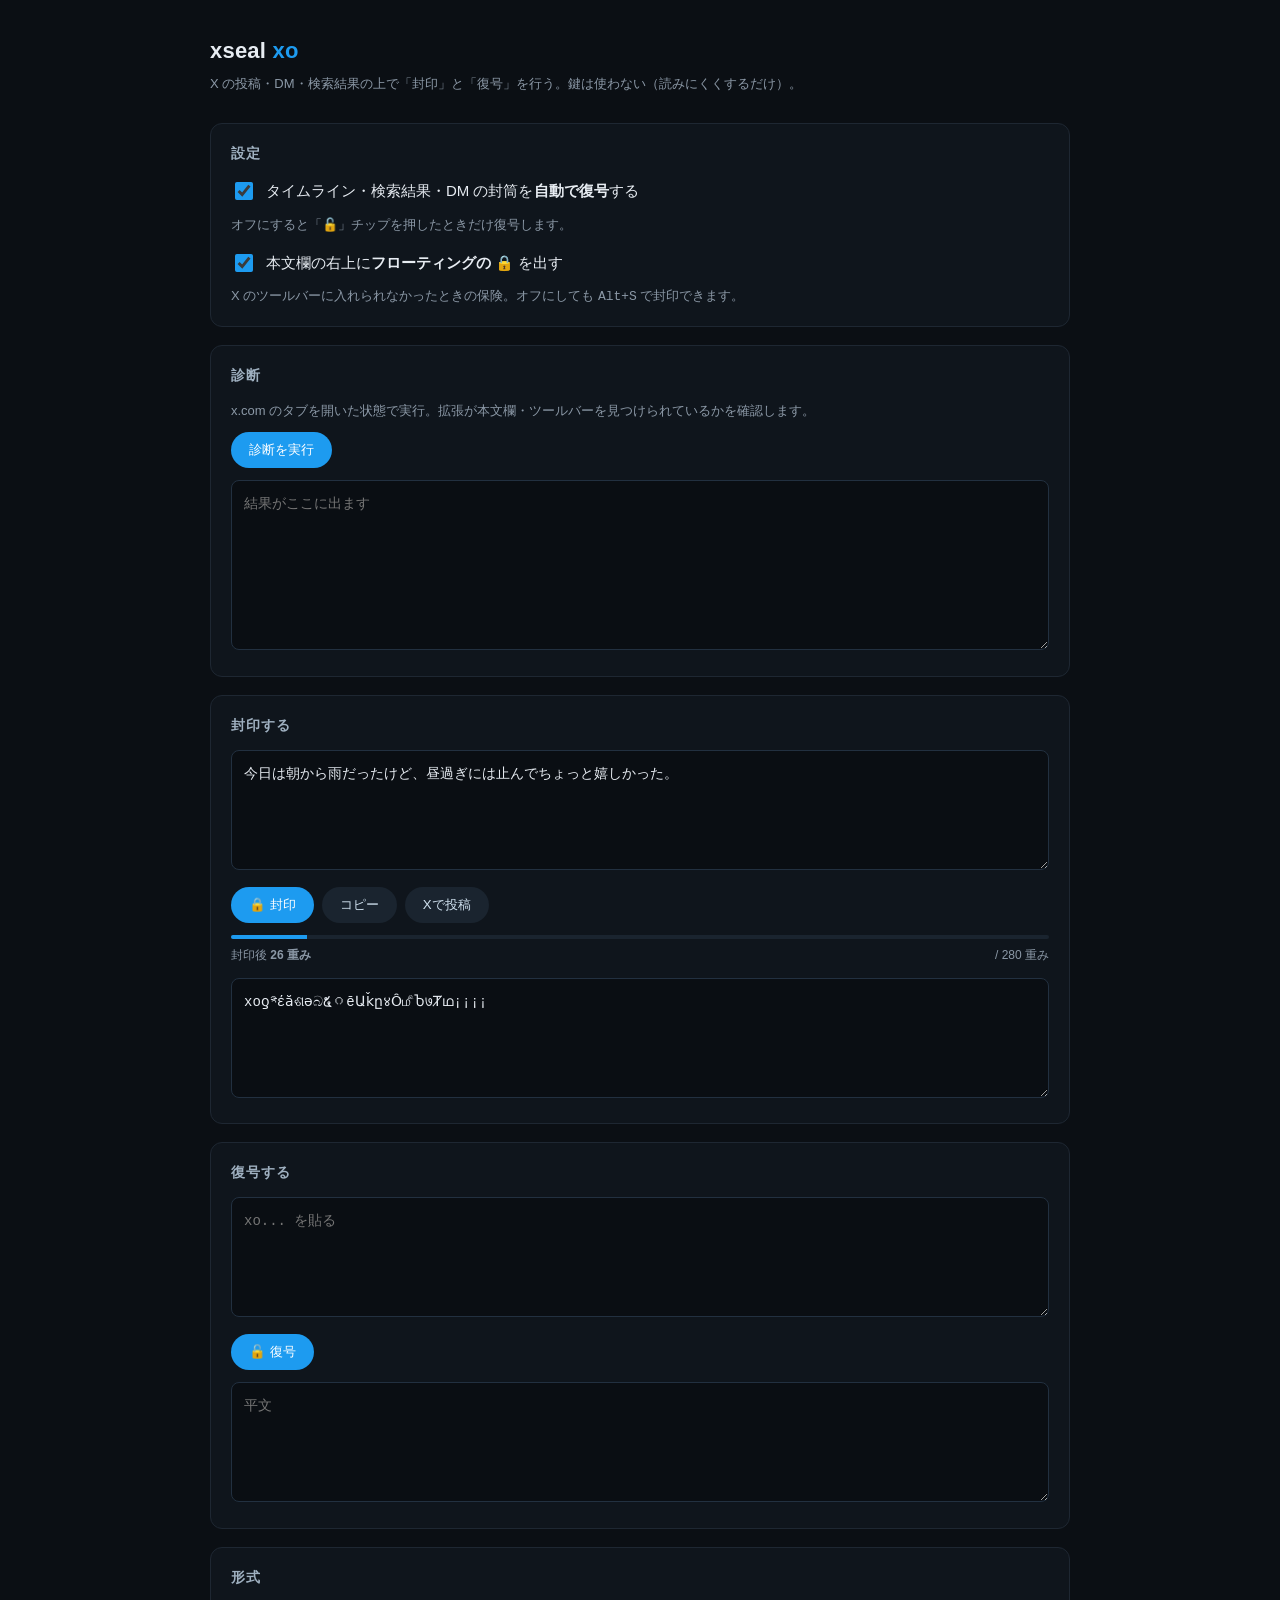
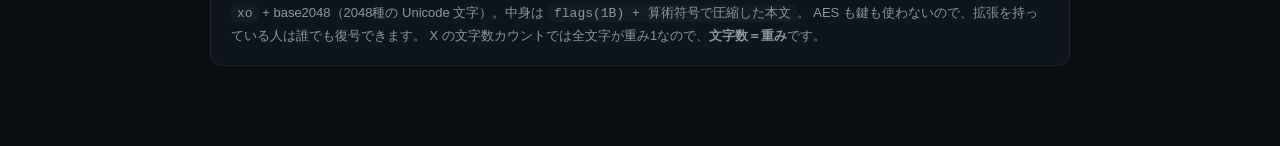
<file: chrome/options.html>
<!doctype html>
<html lang="ja">
<head>
<meta charset="utf-8">
<meta name="viewport" content="width=device-width, initial-scale=1">
<title>xseal — 設定とツール</title>
<style>
  :root { color-scheme: dark; }
  * { box-sizing: border-box; }
  body { margin: 0; padding: 32px 20px 64px; background: #0b0f14; color: #e7ecf2;
         font: 15px/1.7 -apple-system, "Segoe UI", "Hiragino Sans", "Noto Sans JP", sans-serif; }
  main { max-width: 860px; margin: 0 auto; }
  h1 { font-size: 22px; margin: 0 0 4px; letter-spacing: .01em; }
  h1 span { color: #1d9bf0; }
  .sub { color: #8b98a6; margin: 0 0 28px; font-size: 13px; }
  section { border: 1px solid #1e2732; border-radius: 12px; padding: 18px 20px; margin-bottom: 18px; background: #0f151c; }
  h2 { font-size: 14px; margin: 0 0 12px; color: #9fb0c0; font-weight: 600; letter-spacing: .06em; text-transform: uppercase; }
  textarea { width: 100%; min-height: 120px; padding: 12px; border-radius: 8px; border: 1px solid #223040;
             background: #0a0e13; color: #e7ecf2; font: 14px/1.6 ui-monospace, "SF Mono", Menlo, monospace; resize: vertical; }
  textarea:focus { outline: 2px solid #1d9bf0; outline-offset: -1px; }
  .row { display: flex; flex-wrap: wrap; gap: 8px; align-items: center; margin-top: 10px; }
  button { border: 0; border-radius: 9999px; padding: 9px 18px; font: 600 14px/1 inherit; cursor: pointer;
           background: #1d9bf0; color: #fff; }
  button.ghost { background: #1a242f; color: #cfe0ee; }
  button:hover { filter: brightness(1.1); }
  .meter { height: 4px; border-radius: 2px; background: #1a242f; margin-top: 12px; overflow: hidden; }
  .meter > i { display: block; height: 100%; width: 0; background: #1d9bf0; transition: width .2s ease; }
  .meter.over > i { background: #f4212e; }
  .stat { display: flex; justify-content: space-between; font-size: 12px; color: #8b98a6; margin-top: 6px; }
  .ok { color: #2ecc71; } .bad { color: #f4212e; }
  code { background: #131c25; padding: 1px 6px; border-radius: 4px; font-size: 13px; }
  .note { font-size: 13px; color: #8b98a6; margin: 10px 0 0; }
  label.switch { display: flex; gap: 10px; align-items: center; cursor: pointer; }
  input[type=checkbox] { width: 18px; height: 18px; accent-color: #1d9bf0; }
  a { color: #1d9bf0; }
</style>
</head>
<body>
<main>
  <h1>xseal <span>xo</span></h1>
  <p class="sub">X の投稿・DM・検索結果の上で「封印」と「復号」を行う。鍵は使わない（読みにくくするだけ）。</p>

  <section>
    <h2>設定</h2>
    <label class="switch">
      <input type="checkbox" id="auto" checked>
      <span>タイムライン・検索結果・DM の封筒を<b>自動で復号</b>する</span>
    </label>
    <p class="note">オフにすると「🔓」チップを押したときだけ復号します。</p>
    <label class="switch" style="margin-top:14px">
      <input type="checkbox" id="pill" checked>
      <span>本文欄の右上に<b>フローティングの 🔒</b> を出す</span>
    </label>
    <p class="note">X のツールバーに入れられなかったときの保険。オフにしても <kbd>Alt</kbd>+<kbd>S</kbd> で封印できます。</p>
  </section>

  <section>
    <h2>診断</h2>
    <p class="note" style="margin-top:0">x.com のタブを開いた状態で実行。拡張が本文欄・ツールバーを見つけられているかを確認します。</p>
    <div class="row"><button id="diag">診断を実行</button><span id="diagstat" class="note" style="margin:0"></span></div>
    <textarea id="diagout" readonly style="margin-top:12px;min-height:170px" placeholder="結果がここに出ます"></textarea>
  </section>

  <section>
    <h2>封印する</h2>
    <textarea id="plain" placeholder="ここに本文を貼る">今日は朝から雨だったけど、昼過ぎには止んでちょっと嬉しかった。</textarea>
    <div class="row">
      <button id="enc">🔒 封印</button>
      <button class="ghost" id="copy">コピー</button>
      <button class="ghost" id="toX">Xで投稿</button>
    </div>
    <div class="meter" id="meter"><i></i></div>
    <div class="stat"><span>封印後 <b id="cw">—</b></span><span>/ 280 重み</span></div>
    <textarea id="cipher" style="margin-top:12px" readonly placeholder="ここに出ます"></textarea>
  </section>

  <section>
    <h2>復号する</h2>
    <textarea id="in" placeholder="xo... を貼る"></textarea>
    <div class="row"><button id="dec">🔓 復号</button><span id="decstat" class="note" style="margin:0"></span></div>
    <textarea id="out" style="margin-top:12px" readonly placeholder="平文"></textarea>
  </section>

  

  <section>
    <h2>形式</h2>
    <p class="note" style="margin-top:0">
      <code>xo</code> + base2048（2048種の Unicode 文字）。中身は <code>flags(1B) + 算術符号で圧縮した本文</code>。
      AES も鍵も使わないので、拡張を持っている人は誰でも復号できます。
      X の文字数カウントでは全文字が重み1なので、<b>文字数＝重み</b>です。
    </p>
  </section>
</main>

<script src="core.js"></script>
<script src="options.js"></script>
</body>
</html>
</file>
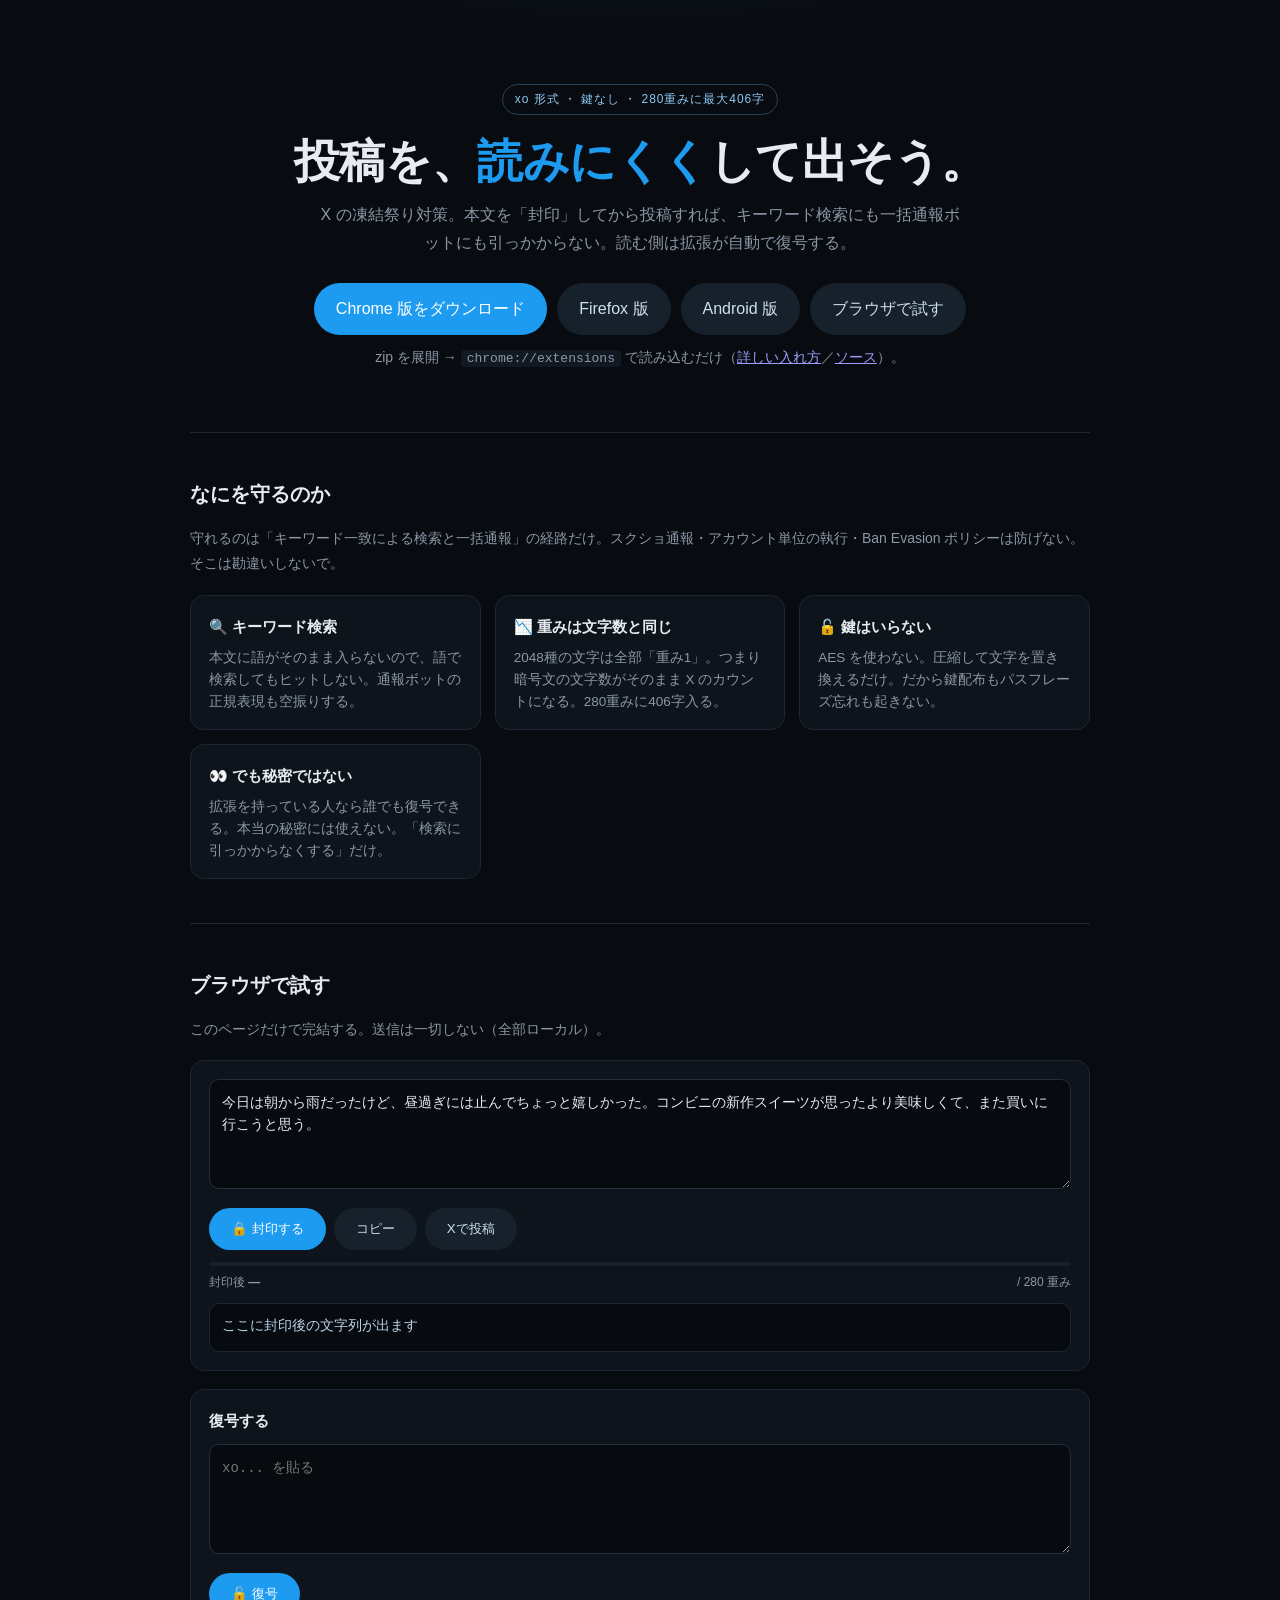
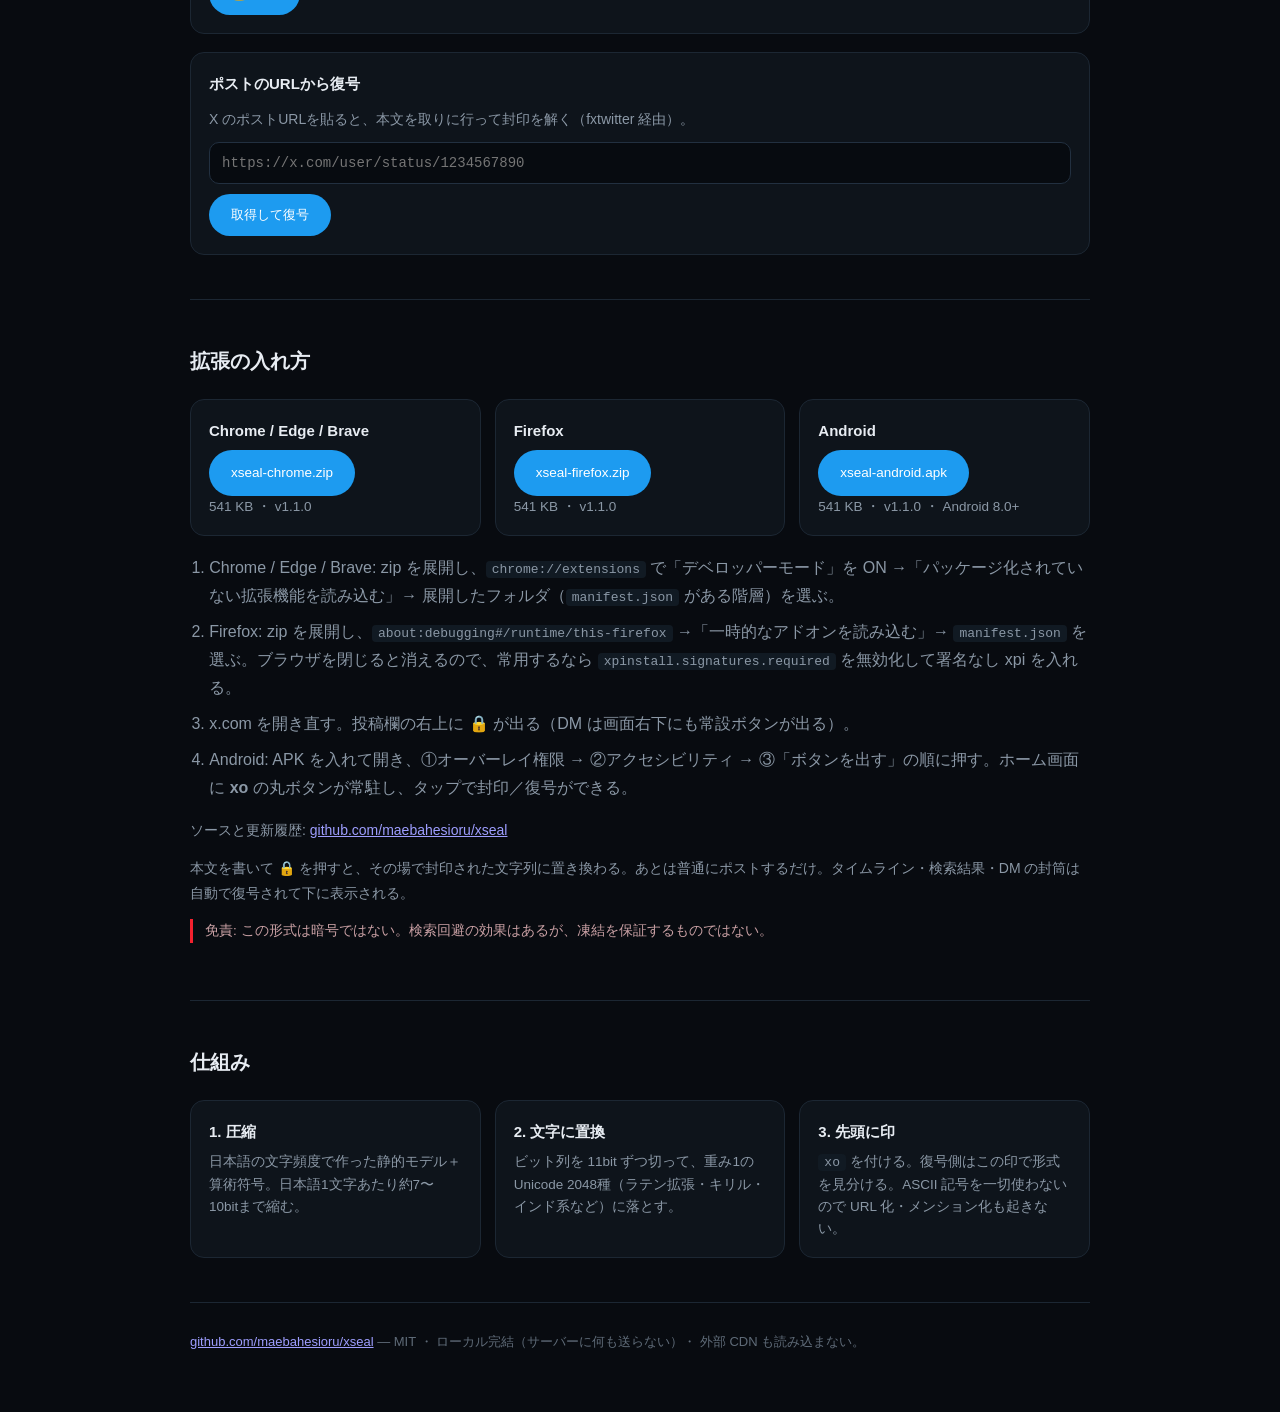
<file: site/index.template.html>
<!doctype html>
<html lang="ja">
<head>
<meta charset="utf-8">
<meta name="viewport" content="width=device-width, initial-scale=1">
<title>xseal — X の投稿を封印して出そう</title>
<meta name="description" content="X の投稿・DM を平文のまま出さずに「封印」して投稿し、タイムライン上で復号する Chrome / Firefox 拡張とウェブツール。">
<style>
  :root { color-scheme: dark; --bg:#080b10; --card:#0e141b; --line:#1c2733; --fg:#e7ecf2; --dim:#8b98a6; --acc:#1d9bf0; }
  * { box-sizing: border-box; }
  body { margin:0; background:radial-gradient(1200px 600px at 50% -10%, #10202f 0%, var(--bg) 60%) no-repeat, var(--bg);
         color:var(--fg); font:16px/1.75 -apple-system,"Segoe UI","Hiragino Sans","Noto Sans JP",sans-serif; }
  .wrap { max-width: 940px; margin: 0 auto; padding: 0 20px; }
  header { padding: 84px 0 48px; text-align: center; }
  .badge { display:inline-block; padding:4px 12px; border:1px solid #22405a; border-radius:9999px; font-size:12px; color:#8ecaf5; letter-spacing:.08em; }
  h1 { font-size: clamp(30px, 6vw, 46px); line-height:1.25; margin: 18px 0 10px; letter-spacing:-.01em; }
  h1 span { color: var(--acc); }
  .lead { color: var(--dim); font-size: 16px; max-width: 640px; margin: 0 auto; }
  .cta { display:flex; gap:10px; justify-content:center; flex-wrap:wrap; margin-top: 26px; }
  a.btn, button { border:0; border-radius:9999px; padding:12px 22px; font:600 15px/1 inherit; cursor:pointer; text-decoration:none;
                  background:var(--acc); color:#fff; display:inline-block; }
  a.btn.ghost, button.ghost { background:#16212c; color:#cfe0ee; }
  a.btn:hover, button:hover { filter: brightness(1.12); }
  section { border-top:1px solid var(--line); padding: 44px 0; }
  h2 { font-size: 20px; margin: 0 0 8px; }
  .muted { color: var(--dim); font-size: 14px; }
  .grid { display:grid; grid-template-columns: repeat(auto-fit, minmax(220px, 1fr)); gap: 14px; margin-top: 20px; }
  .card { background: var(--card); border:1px solid var(--line); border-radius: 14px; padding: 18px 18px 16px; }
  .card h3 { margin: 0 0 6px; font-size: 15px; }
  .card p { margin: 0; color: var(--dim); font-size: 13.5px; line-height:1.65; }
  .tool { background: var(--card); border:1px solid var(--line); border-radius: 14px; padding: 18px; margin-top: 18px; }
  textarea { width:100%; min-height:110px; padding:12px; border-radius:10px; border:1px solid #223040; background:#070b10;
             color:var(--fg); font:14px/1.6 ui-monospace,"SF Mono",Menlo,monospace; resize:vertical; }
  textarea:focus { outline:2px solid var(--acc); outline-offset:-1px; }
  .row { display:flex; gap:8px; flex-wrap:wrap; align-items:center; margin-top:10px; }
  .meter { height:4px; border-radius:2px; background:#16212c; margin-top:12px; overflow:hidden; }
  .meter > i { display:block; height:100%; width:0; background:var(--acc); transition:width .2s; }
  .meter.over > i { background:#f4212e; }
  .stat { display:flex; justify-content:space-between; font-size:12px; color:var(--dim); margin-top:6px; }
  .ok { color:#2ecc71; } .bad { color:#f4212e; }
  code { background:#111a23; padding:1px 6px; border-radius:4px; font-size:13px; }
  .env { word-break:break-all; font:13.5px/1.7 ui-monospace,Menlo,monospace; color:#bcd4e8;
         background:#070b10; border:1px solid var(--line); border-radius:10px; padding:12px; margin-top:10px; max-height:180px; overflow:auto; }
  ol { padding-left: 1.2em; color: var(--dim); }
  ol li { margin: 8px 0; }
  footer { border-top:1px solid var(--line); padding: 28px 0 60px; color:#5f6b78; font-size:13px; }
  .warn { border-left:3px solid #f4212e; padding-left:12px; color:#c9a0a4; font-size:13.5px; }
</style>
</head>
<body>
<div class="wrap">
  <header>
    <span class="badge">xo 形式 ・ 鍵なし ・ 280重みに最大406字</span>
    <h1>投稿を、<span>読みにくく</span>して出そう。</h1>
    <p class="lead">X の凍結祭り対策。本文を「封印」してから投稿すれば、キーワード検索にも一括通報ボットにも引っかからない。読む側は拡張が自動で復号する。</p>
    <div class="cta">
      <a class="btn" href="https://github.com/maebahesioru/xseal/releases/download/v1.0.0/xseal-chrome.zip">Chrome 版をダウンロード</a>
      <a class="btn ghost" href="https://github.com/maebahesioru/xseal/releases/download/v1.1.0/xseal-firefox.zip">Firefox 版</a>
      <a class="btn ghost" href="https://github.com/maebahesioru/xseal/releases/download/v1.1.0/xseal-android.apk">Android 版</a>
      <a class="btn ghost" href="#tool">ブラウザで試す</a>
    </div>
    <p class="muted" style="margin-top:10px">zip を展開 → <code>chrome://extensions</code> で読み込むだけ（<a href="#ext">詳しい入れ方</a>／<a href="https://github.com/maebahesioru/xseal">ソース</a>）。</p>
  </header>

  <section id="why">
    <h2>なにを守るのか</h2>
    <p class="muted">守れるのは「キーワード一致による検索と一括通報」の経路だけ。スクショ通報・アカウント単位の執行・Ban Evasion ポリシーは防げない。そこは勘違いしないで。</p>
    <div class="grid">
      <div class="card"><h3>🔍 キーワード検索</h3><p>本文に語がそのまま入らないので、語で検索してもヒットしない。通報ボットの正規表現も空振りする。</p></div>
      <div class="card"><h3>📉 重みは文字数と同じ</h3><p>2048種の文字は全部「重み1」。つまり暗号文の文字数がそのまま X のカウントになる。280重みに406字入る。</p></div>
      <div class="card"><h3>🔓 鍵はいらない</h3><p>AES を使わない。圧縮して文字を置き換えるだけ。だから鍵配布もパスフレーズ忘れも起きない。</p></div>
      <div class="card"><h3>👀 でも秘密ではない</h3><p>拡張を持っている人なら誰でも復号できる。本当の秘密には使えない。「検索に引っかからなくする」だけ。</p></div>
    </div>
  </section>

  <section id="tool">
    <h2>ブラウザで試す</h2>
    <p class="muted">このページだけで完結する。送信は一切しない（全部ローカル）。</p>

    <div class="tool">
      <textarea id="plain">今日は朝から雨だったけど、昼過ぎには止んでちょっと嬉しかった。コンビニの新作スイーツが思ったより美味しくて、また買いに行こうと思う。</textarea>
      <div class="row">
        <button id="enc">🔒 封印する</button>
        <button class="ghost" id="copy">コピー</button>
        <button class="ghost" id="toX">Xで投稿</button>
      </div>
      <div class="meter" id="meter"><i></i></div>
      <div class="stat"><span>封印後 <b id="cw">—</b></span><span>/ 280 重み</span></div>
      <div class="env" id="cipher">ここに封印後の文字列が出ます</div>
    </div>

    <div class="tool">
      <h3 style="margin:0 0 10px;font-size:15px">復号する</h3>
      <textarea id="in" placeholder="xo... を貼る"></textarea>
      <div class="row"><button id="dec">🔓 復号</button><span id="decstat" class="muted" style="margin:0"></span></div>
      <div class="env" id="out" style="display:none"></div>
    </div>

    <div class="tool">
      <h3 style="margin:0 0 10px;font-size:15px">ポストのURLから復号</h3>
      <p class="muted" style="margin:0 0 10px">X のポストURLを貼ると、本文を取りに行って封印を解く（fxtwitter 経由）。</p>
      <input id="url" placeholder="https://x.com/user/status/1234567890" style="width:100%;padding:12px;border-radius:10px;border:1px solid #223040;background:#070b10;color:#e7ecf2;font:14px ui-monospace,Menlo,monospace">
      <div class="row"><button id="fetch">取得して復号</button><span id="fstat" class="muted" style="margin:0"></span></div>
      <div class="env" id="fout" style="display:none"></div>
    </div>
  </section>

  <section id="ext">
    <h2>拡張の入れ方</h2>
    <div class="grid" style="margin-bottom:18px">
      <div class="card"><h3>Chrome / Edge / Brave</h3><p><a class="btn" href="https://github.com/maebahesioru/xseal/releases/download/v1.1.0/xseal-chrome.zip">xseal-chrome.zip</a></p><p class="muted">541 KB ・ v1.1.0</p></div>
      <div class="card"><h3>Firefox</h3><p><a class="btn" href="https://github.com/maebahesioru/xseal/releases/download/v1.1.0/xseal-firefox.zip">xseal-firefox.zip</a></p><p class="muted">541 KB ・ v1.1.0</p></div>
      <div class="card"><h3>Android</h3><p><a class="btn" href="https://github.com/maebahesioru/xseal/releases/download/v1.1.0/xseal-android.apk">xseal-android.apk</a></p><p class="muted">541 KB ・ v1.1.0 ・ Android 8.0+</p></div>
    </div>
    <ol>
      <li>Chrome / Edge / Brave: zip を展開し、<code>chrome://extensions</code> で「デベロッパーモード」を ON →「パッケージ化されていない拡張機能を読み込む」→ 展開したフォルダ（<code>manifest.json</code> がある階層）を選ぶ。</li>
      <li>Firefox: zip を展開し、<code>about:debugging#/runtime/this-firefox</code> →「一時的なアドオンを読み込む」→ <code>manifest.json</code> を選ぶ。ブラウザを閉じると消えるので、常用するなら <code>xpinstall.signatures.required</code> を無効化して署名なし xpi を入れる。</li>
      <li>x.com を開き直す。投稿欄の右上に 🔒 が出る（DM は画面右下にも常設ボタンが出る）。</li>
      <li>Android: APK を入れて開き、①オーバーレイ権限 → ②アクセシビリティ → ③「ボタンを出す」の順に押す。ホーム画面に <b>xo</b> の丸ボタンが常駐し、タップで封印／復号ができる。</li>
    </ol>
    <p class="muted">ソースと更新履歴: <a href="https://github.com/maebahesioru/xseal">github.com/maebahesioru/xseal</a></p>
    <p class="muted">本文を書いて 🔒 を押すと、その場で封印された文字列に置き換わる。あとは普通にポストするだけ。タイムライン・検索結果・DM の封筒は自動で復号されて下に表示される。</p>
    <p class="warn">免責: この形式は暗号ではない。検索回避の効果はあるが、凍結を保証するものではない。</p>
  </section>

  <section id="how">
    <h2>仕組み</h2>
    <div class="grid">
      <div class="card"><h3>1. 圧縮</h3><p>日本語の文字頻度で作った静的モデル＋算術符号。日本語1文字あたり約7〜10bitまで縮む。</p></div>
      <div class="card"><h3>2. 文字に置換</h3><p>ビット列を 11bit ずつ切って、重み1の Unicode 2048種（ラテン拡張・キリル・インド系など）に落とす。</p></div>
      <div class="card"><h3>3. 先頭に印</h3><p><code>xo</code> を付ける。復号側はこの印で形式を見分ける。ASCII 記号を一切使わないので URL 化・メンション化も起きない。</p></div>
    </div>
  </section>

  <footer>
    <a href="https://github.com/maebahesioru/xseal">github.com/maebahesioru/xseal</a> — MIT ・ ローカル完結（サーバーに何も送らない）・ 外部 CDN も読み込まない。
  </footer>
</div>

<script>/*__CORE__*/</script>
<script>
const $ = (id) => document.getElementById(id);
const CFG = XSEAL.PROFILES.plain;

function setMeter(w) {
  $('meter').classList.toggle('over', w > 280);
  $('meter').querySelector('i').style.width = Math.min(100, (w / 280) * 100) + '%';
  $('cw').textContent = w + ' 重み';
}

async function doSeal() {
  const t = $('plain').value;
  if (!t.trim()) return;
  const env = await XSEAL.seal(CFG, null, t);
  $('cipher').textContent = env;
  setMeter(XSEAL.weightedLength(env));
}

$('enc').onclick = doSeal;
$('plain').addEventListener('input', () => { clearTimeout(window.__t); window.__t = setTimeout(doSeal, 250); });

$('copy').onclick = async () => {
  const s = $('cipher').textContent;
  if (!s || s.startsWith('ここに')) return;
  await navigator.clipboard.writeText(s);
  $('copy').textContent = 'コピーした';
  setTimeout(() => ($('copy').textContent = 'コピー'), 1200);
};

$('toX').onclick = () => {
  const s = $('cipher').textContent;
  if (!s || s.startsWith('ここに')) return;
  window.open('https://x.com/intent/post?text=' + encodeURIComponent(s), '_blank');
};

$('dec').onclick = async () => {
  const msg = $('in').value.trim();
  if (!msg) return;
  const out = $('out');
  out.style.display = 'block';
  try {
    const p = await XSEAL.open(CFG, [], msg);
    out.textContent = p;
    out.classList.remove('err');
    $('decstat').innerHTML = '<span class="ok">復号しました</span>';
  } catch (e) {
    out.textContent = e.message;
    out.classList.add('err');
    $('decstat').innerHTML = '<span class="bad">失敗</span>';
  }
};

$('fetch').onclick = async () => {
  const url = $('url').value.trim();
  const m = url.match(/status\/(\d+)/);
  const out = $('fout');
  out.style.display = 'block';
  if (!m) { out.textContent = 'URL から status id が取れません'; return; }
  $('fstat').textContent = '取得中…';
  try {
    const r = await fetch('https://api.fxtwitter.com/status/' + m[1]);
    if (!r.ok) throw new Error('HTTP ' + r.status);
    const d = await r.json();
    const text = d?.tweet?.text || '';
    const ch = [...text];
    let i = ch.findIndex((c, k) => c === 'x' && (ch[k + 1] === 'o' || /[1-5]/.test(ch[k + 1] || '')));
    if (i < 0) throw new Error('この投稿に封筒はありません');
    let j = i + 2;
    const set = new Set([...XSEAL.A2048, ...XSEAL.A1024, ...'abcdefghijklmnopqrstuvwxyzABCDEFGHIJKLMNOPQRSTUVWXYZ0123456789_-']);
    while (j < ch.length && set.has(ch[j])) j++;
    const env = ch.slice(i, j).join('');
    const plain = await XSEAL.open(CFG, [], env);
    out.textContent = plain;
    $('fstat').innerHTML = '<span class="ok">復号しました</span>';
  } catch (e) {
    out.textContent = e.message;
    $('fstat').innerHTML = '<span class="bad">失敗</span>';
  }
};

doSeal();
</script>
</body>
</html>
</file>
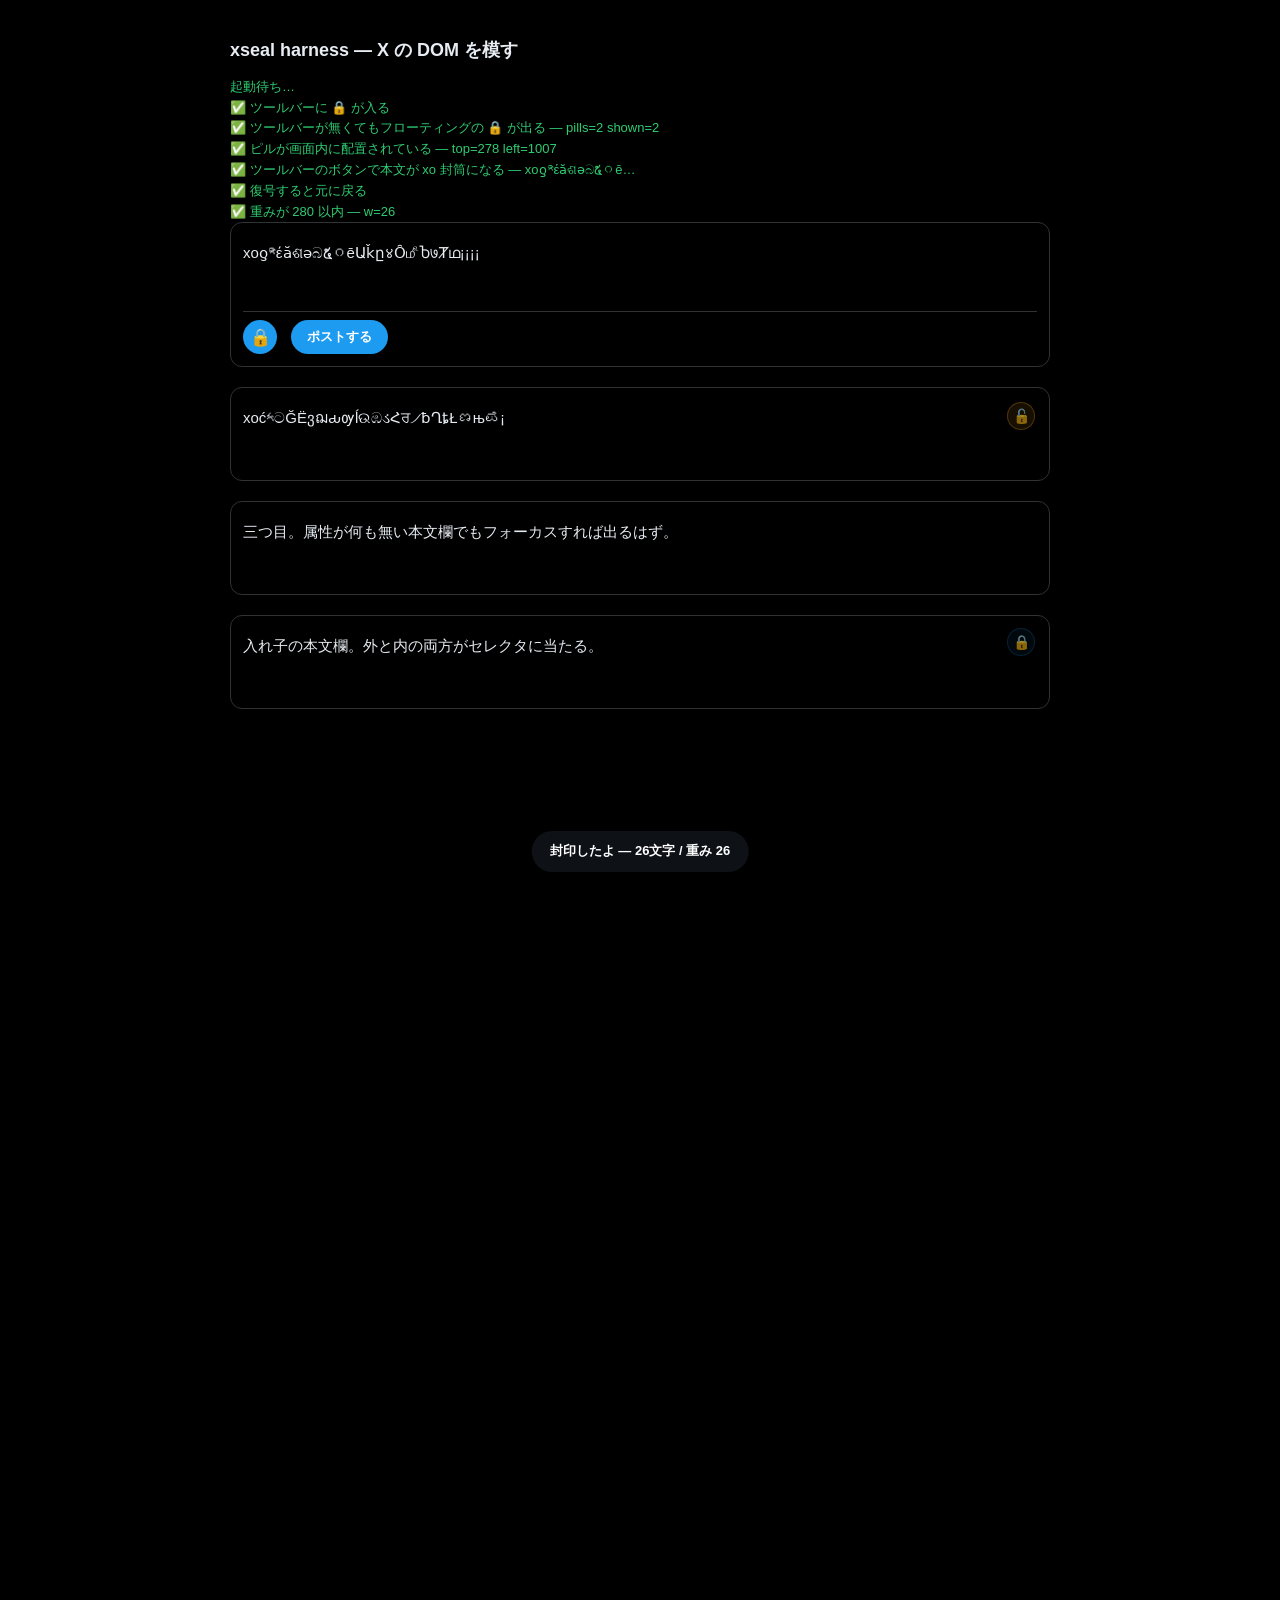
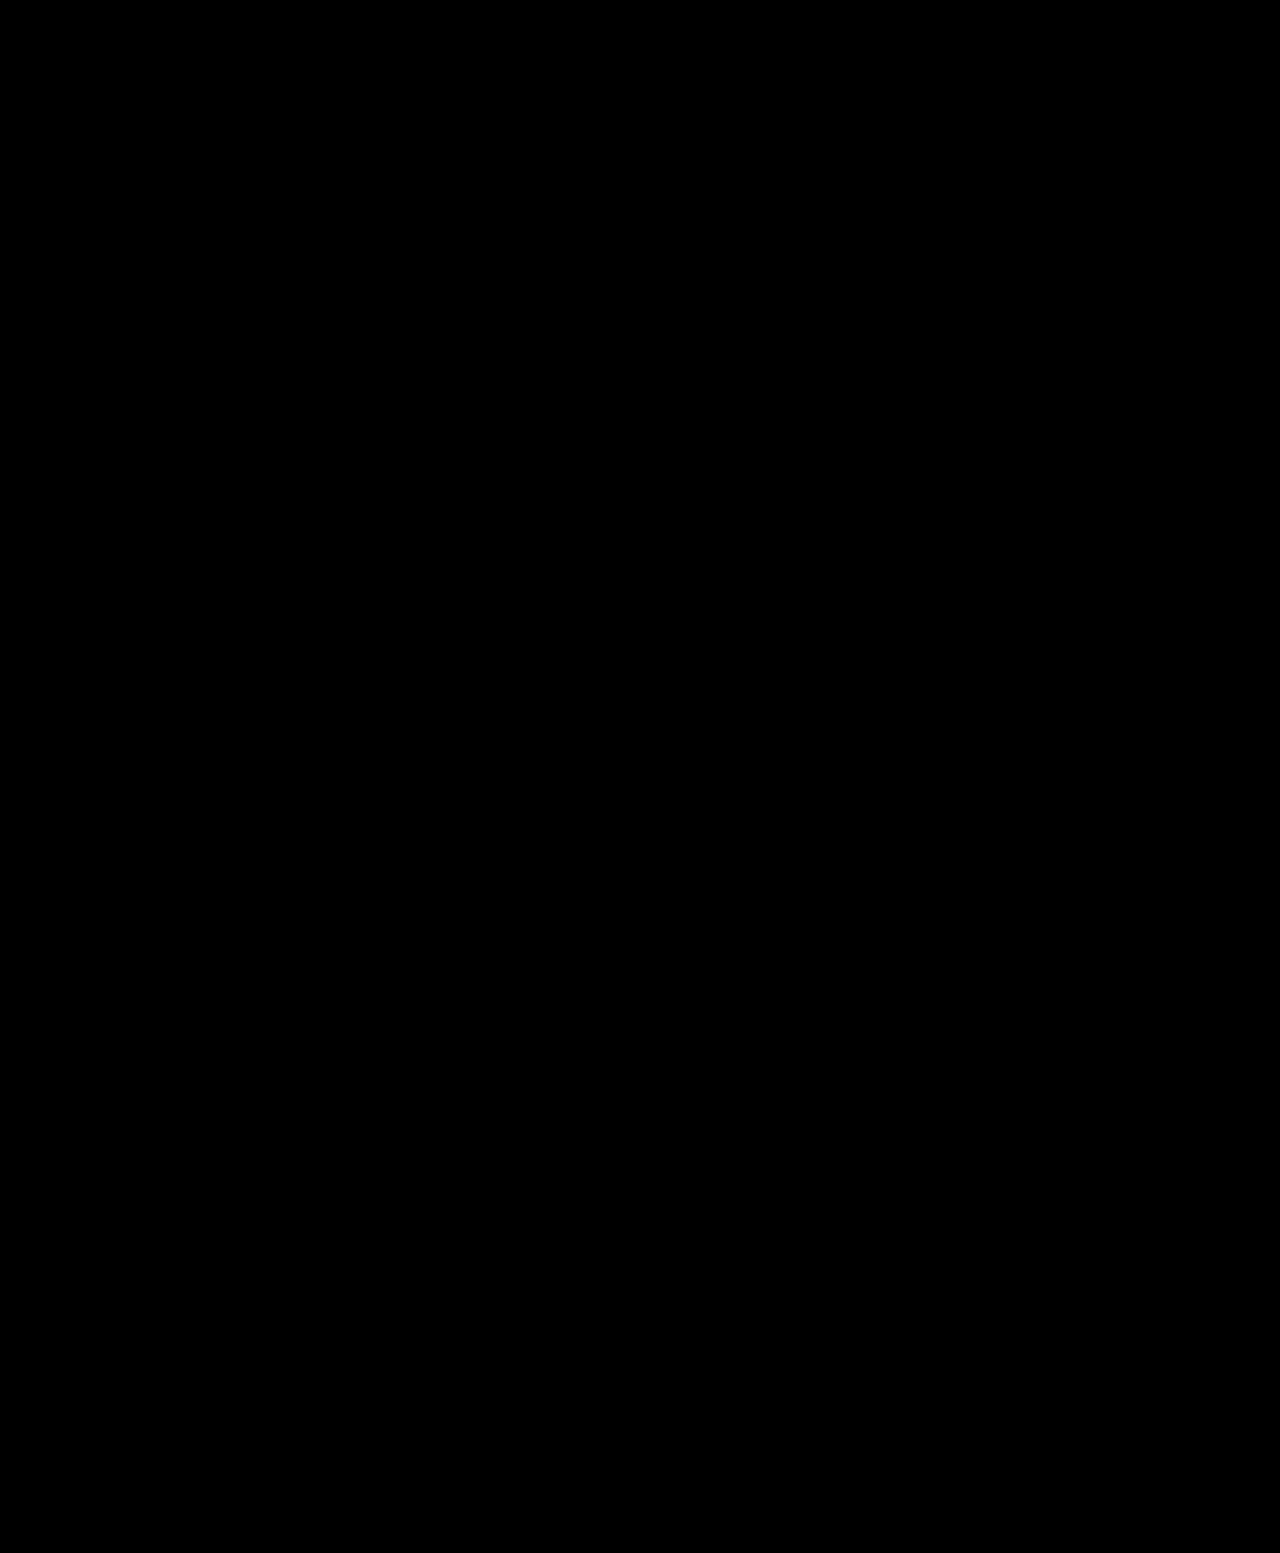
<file: test/harness.html>
<!doctype html>
<html lang="ja">
<head>
<meta charset="utf-8">
<title>xseal content script harness</title>
<link rel="stylesheet" href="../chrome/content.css">
<style>
  body { background:#000; color:#e7ecf2; font:15px/1.6 -apple-system,"Noto Sans JP",sans-serif; padding:24px; max-width:820px; margin:0 auto; }
  h1 { font-size:18px; }
  .tweet { border-bottom:1px solid #2f3336; padding:12px 0; }
  .name { color:#8b98a6; font-size:13px; }
  .composer { border:1px solid #2f3336; border-radius:12px; padding:12px; margin-bottom:20px; }
  .editor { min-height:56px; outline:none; padding:6px 0; }
  .toolbar { display:flex; gap:8px; align-items:center; border-top:1px solid #2f3336; margin-top:8px; padding-top:8px; }
  .toolbar button { background:#1d9bf0; color:#fff; border:0; border-radius:9999px; padding:8px 16px; font-weight:700; }
  #log { color:#2ecc71; font-size:13px; }
  .fail { color:#f4212e; }
</style>
</head>
<body>
<h1>xseal harness — X の DOM を模す</h1>
<div id="log">起動待ち…</div>

<!-- A: ツールバーあり（native に入るケース） -->
<div class="composer" id="c1">
  <div class="editor" contenteditable="true" data-testid="tweetTextarea_0" role="textbox">今日は朝から雨だったけど、昼過ぎには止んでちょっと嬉しかった。</div>
  <div class="toolbar" data-testid="toolBar">
    <button type="button" data-testid="tweetButtonInline">ポストする</button>
  </div>
</div>

<!-- B: ツールバーなし（X の DOM が変わったケース） -->
<div class="composer" id="c2">
  <div class="editor" contenteditable="true" data-testid="tweetTextarea_1" role="textbox">二つ目の本文欄。ツールバーが無いのでフローティングで出るはず。</div>
</div>

<!-- C: data-testid も role も無い本文欄（X が DOM を変えたケース） -->
<div class="composer" id="c3">
  <div class="editor weird" contenteditable="true">三つ目。属性が何も無い本文欄でもフォーカスすれば出るはず。</div>
</div>

<!-- D: 入れ子で二重に当たる本文欄（実機 X でボタンが2つ重なった形） -->
<div class="composer" id="c4">
  <div class="editor" contenteditable="true" data-testid="tweetTextarea_2" role="textbox">
    <div class="inner" contenteditable="true" role="textbox">入れ子の本文欄。外と内の両方がセレクタに当たる。</div>
  </div>
</div>

<div id="feed"></div>

<script>
  // ビルドし直したときキャッシュを掴まないよう、毎回ちがう query で読み込む
  const V = Date.now();
  for (const src of ['../chrome/core.js', '../chrome/content.js']) {
    document.write('<script src="' + src + '?v=' + V + '"><\/script>');
  }
</script>
<script>
const log = document.getElementById('log');
const say = (s, bad) => { const d = document.createElement('div'); d.textContent = s; if (bad) d.className = 'fail'; log.append(d); };
const results = [];
const check = (name, ok, extra = '') => { results.push([name, ok]); say((ok ? '✅ ' : '❌ ') + name + (extra ? ' — ' + extra : ''), !ok); };
const wait = (ms) => new Promise(r => setTimeout(r, ms));

(async () => {
  await wait(500);

  // 1) ツールバーがある方は native のボタン
  const tb = document.querySelector('#c1 [data-testid="toolBar"]');
  check('ツールバーに 🔒 が入る', !!tb.querySelector('.xseal-btn'));

  // 2) ツールバーが無い方はフローティングのピル
  const pills = document.querySelectorAll('.xseal-pill');
  const shown = [...pills].filter(p => p.style.display !== 'none');
  check('ツールバーが無くてもフローティングの 🔒 が出る', shown.length >= 1, `pills=${pills.length} shown=${shown.length}`);
  if (shown[0]) {
    const r = shown[0].getBoundingClientRect();
    check('ピルが画面内に配置されている', r.width > 20 && r.top >= 0, `top=${Math.round(r.top)} left=${Math.round(r.left)}`);
  }

  // 3) ツールバー側のボタンで封印できる
  const ed1 = document.querySelector('#c1 [data-testid="tweetTextarea_0"]');
  const before1 = ed1.innerText.trim();
  tb.querySelector('.xseal-btn').dispatchEvent(new MouseEvent('click', { bubbles: true }));
  await wait(600);
  const after1 = (ed1.innerText || '').trim();
  check('ツールバーのボタンで本文が xo 封筒になる', after1.startsWith('xo'), after1.slice(0, 12) + '…');
  check('復号すると元に戻る', (await XSEAL.open(XSEAL.PROFILES.plain, [], after1)) === before1);
  check('重みが 280 以内', XSEAL.weightedLength(after1) <= 280, 'w=' + XSEAL.weightedLength(after1));

  // 4) Alt+S で封印できる（2つ目の欄にフォーカスして）
  const ed2 = document.querySelector('#c2 [data-testid="tweetTextarea_1"]');
  const before2 = ed2.innerText.trim();
  ed2.focus();
  await wait(80);
  document.dispatchEvent(new KeyboardEvent('keydown', { key: 's', code: 'KeyS', altKey: true, bubbles: true }));
  window.dispatchEvent(new KeyboardEvent('keydown', { key: 's', code: 'KeyS', altKey: true, bubbles: true }));
  await wait(700);
  const after2 = (ed2.innerText || '').trim();
  check('Alt+S で封印できる', after2.startsWith('xo'), after2.slice(0, 12) + '…');
  check('Alt+S の結果も復号できる', (await XSEAL.open(XSEAL.PROFILES.plain, [], after2)) === before2);

  // 6) 属性が何も無い本文欄でも、フォーカスすればピルが出る
  const ed3 = document.querySelector('#c3 .weird');
  ed3.dispatchEvent(new FocusEvent('focusin', { bubbles: true }));
  ed3.focus();
  await wait(400);
  const pill3 = [...document.querySelectorAll('.xseal-pill')].filter(p => p.style.display !== 'none');
  // ケースBのピルを数えてしまう偽陽性を防ぐため、c3 の矩形内にあるものだけを数える
  const r3 = ed3.getBoundingClientRect();
  const inC3 = pill3.filter((p) => {
    const q = p.getBoundingClientRect();
    return q.left >= r3.left - 1 && q.right <= r3.right + 1 && q.top >= r3.top - 1 && q.bottom <= r3.bottom + 1;
  });
  check('属性なしの本文欄でもピルが出る', inC3.length === 1, `shown=${pill3.length} inC3=${inC3.length}`);

  // 6b) 封筒の二重化しないこと（実機で xo…xo… が出た回帰）
  ed3.textContent = 'にじゅうかしないこと';
  ed3.dispatchEvent(new FocusEvent('focusin', { bubbles: true }));
  ed3.focus();
  await wait(300);
  const pillC = [...document.querySelectorAll('.xseal-pill')].find((p) => {
    const q = p.getBoundingClientRect();
    const rr = ed3.getBoundingClientRect();
    return q.left >= rr.left - 1 && q.top >= rr.top - 1 && q.bottom <= rr.bottom + 1;
  });
  pillC.click();
  await wait(700);
  const once = (ed3.innerText || '').trim();
  check('封印は本文を置換する（封筒が1つ）', (once.match(/xo/g) || []).length === 1, once.slice(0, 20) + '…');

  // 6c) 連打しても封筒は1つ（二重発火の回帰）
  ed3.textContent = 'れんだしてもいっこだけ';
  ed3.dispatchEvent(new FocusEvent('focusin', { bubbles: true }));
  ed3.focus();
  await wait(300);
  const pickPill = () => {
    const rr = ed3.getBoundingClientRect();
    return [...document.querySelectorAll('.xseal-pill')].find((p) => {
      const q = p.getBoundingClientRect();
      return q.top >= rr.top - 1 && q.bottom <= rr.bottom + 1;
    });
  };
  const pA = pickPill();
  if (pA) { pA.click(); pA.click(); pA.click(); }
  await wait(1200);
  const rep = (ed3.innerText || '').trim();
  check('連打しても封筒は1つ', (rep.match(/xo/g) || []).length === 1, rep.slice(0, 20) + '…');

  // 6d) 空・1文字は封印しない
  ed3.textContent = '';
  ed3.dispatchEvent(new FocusEvent('focusin', { bubbles: true }));
  ed3.focus();
  await wait(250);
  const pillE = [...document.querySelectorAll('.xseal-pill')].find((p) => {
    const q = p.getBoundingClientRect();
    const rr = ed3.getBoundingClientRect();
    return q.left >= rr.left - 1 && q.top >= rr.top - 1 && q.bottom <= rr.bottom + 1;
  });
  pillE.click();
  await wait(500);
  check('本文が空なら封印しない', (ed3.innerText || '').trim() === '', JSON.stringify(ed3.innerText));

  // 7) タイムラインの自動復号
  const feed = document.getElementById('feed');
  const t = document.createElement('div');
  t.className = 'tweet';
  t.innerHTML = `<div class="name">@friend</div><div data-testid="tweetText"></div>`;
  t.querySelector('[data-testid="tweetText"]').textContent = after1;
  feed.append(t);
  await wait(800);
  const plainEl = t.querySelector('.xseal-plain');
  check('タイムラインで自動復号される', !!plainEl && !plainEl.hidden && plainEl.textContent === before1);

  // 6) 通常投稿・旧 base64
  const t2 = document.createElement('div');
  t2.className = 'tweet';
  t2.innerHTML = `<div class="name">@other</div><div data-testid="tweetText">ふつうの投稿です。</div>`;
  feed.append(t2);
  const t3 = document.createElement('div');
  t3.className = 'tweet';
  const b64 = btoa(String.fromCharCode(...new TextEncoder().encode('これはbase64で手動投稿された例です')));
  t3.innerHTML = `<div class="name">@legacy</div><div data-testid="tweetText"></div>`;
  t3.querySelector('[data-testid="tweetText"]').textContent = b64;
  feed.append(t3);
  await wait(800);
  check('通常投稿にはチップを付けない', !t2.querySelector('.xseal-chip'));
  const p3 = t3.querySelector('.xseal-plain');
  check('旧 base64 も復号される', !!p3 && p3.textContent.includes('base64で手動投稿'));

  // 7) 入れ子エディタでもボタンは1つ / 封筒を入れると 🔓 になり、押すと戻る
  const c4 = document.querySelector('#c4');
  c4.scrollIntoView({ block: 'center' });
  await wait(400);   // 画面外だとピルは display:none なので、先にスクロールして可視にする
  const inC4 = [...document.querySelectorAll('.xseal-pill')].filter((b) => {
    const r = c4.getBoundingClientRect(); const q = b.getBoundingClientRect();
    return q.left >= r.left - 4 && q.right <= r.right + 4 && q.top >= r.top - 4 && q.bottom <= r.bottom + 4;
  });
  check('入れ子の本文欄でもボタンは1つ', inC4.length === 1, `inC4=${inC4.length}`);
  check('編集中は 🔒 表示', inC4[0]?.textContent === '🔒', inC4[0]?.textContent);

  const ed4 = inC4[0] ? document.querySelector('#c4 .inner') : null;
  if (ed4) {
    const env4 = await XSEAL.seal(XSEAL.PROFILES.plain, null, '入れ子の本文欄で封印と復号を往復する');
    ed4.focus();
    ed4.textContent = env4;
    ed4.dispatchEvent(new InputEvent('input', { bubbles: true, inputType: 'insertText', data: env4 }));
    await wait(400);
    check('封筒があると 🔓 表示に変わる', inC4[0].textContent === '🔓', inC4[0].textContent);
    inC4[0].click();
    await wait(500);
    check('🔓 を押すと平文に戻る', (ed4.innerText || ed4.textContent || '').trim() === '入れ子の本文欄で封印と復号を往復する',
      JSON.stringify((ed4.innerText || ed4.textContent || '').slice(0, 20)));
  }

  // 7.5) 選択範囲だけを封印 / 2箇所 / 復号しても他が消えない
  {
    const ed = document.querySelector('#c1 [contenteditable="true"]');
    const pick = async (from, len) => {
      ed.focus();
      const node = ed.firstChild;
      const rg = document.createRange();
      rg.setStart(node, from);
      rg.setEnd(node, from + len);
      const sel = window.getSelection();
      sel.removeAllRanges();
      sel.addRange(rg);
      document.dispatchEvent(new Event('selectionchange', { bubbles: true }));
      await wait(80);
      document.querySelector('#c1 button[class*="xseal"]').click();
      await wait(550);
    };
    ed.textContent = 'ああ いい うう';
    await wait(150);
    await pick(0, 2);
    const t1 = ed.textContent;
    check('部分封印: 選んだ所だけ封筒', t1.startsWith('xo') && t1.includes(' いい うう'), t1.slice(0, 12) + '…');
    const n1 = [...t1].length;
    await pick(n1 - 2, 2);
    const t2 = ed.textContent;
    check('部分封印: 2箇所目も封筒にできる', (t2.match(/xo/g) || []).length === 2, (t2.match(/xo/g) || []).length + '個');
    check('部分封印: 選ばなかった語は残る', t2.includes(' いい '));
    document.querySelector('#c1 button[class*="xseal"]').click();
    await wait(550);
    const t3 = ed.textContent;
    check('復号: 1個目だけ戻る', (t3.match(/xo/g) || []).length === 1 && t3.startsWith('ああ いい ') && !t3.includes('うう'), t3.slice(0, 16) + '…');
    document.querySelector('#c1 button[class*="xseal"]').click();
    await wait(550);
    const t4 = ed.textContent;
    check('復号: 2個目も戻って元通り', t4 === 'ああ いい うう', t4.slice(0, 20));
  }

  // 8) スクロール追従（1フレーム以内に位置が合う）
  //    rAF は背面タブでは発火しないので、非表示のときは SKIP する
  const edS = document.querySelector('#c4 .inner');
  const pillS = [...document.querySelectorAll('.xseal-pill')].find(b => b.__xsealEd === edS);
  if (pillS && document.visibilityState === 'hidden') {
    check('スクロールに1フレームで追従する', true, 'SKIP（タブが非表示で rAF が止まる）');
  } else if (pillS) {
    edS.scrollIntoView({ block: 'center' });
    await new Promise(r => requestAnimationFrame(() => requestAnimationFrame(r)));
    const beforeS = pillS.getBoundingClientRect().top;
    window.scrollBy(0, 24);
    await new Promise(r => requestAnimationFrame(() => requestAnimationFrame(r)));
    const rS = edS.getBoundingClientRect();
    const wantS = Math.min(rS.bottom - 28 - 2, Math.max(2, rS.top + 2));
    const gotS = pillS.getBoundingClientRect().top;
    check('スクロールに1フレームで追従する',
      Math.abs(gotS - wantS) <= 2 && Math.abs(gotS - beforeS) > 5,
      `got=${Math.round(gotS)} want=${Math.round(wantS)} delta=${Math.round(gotS - beforeS)}`);
  } else {
    check('スクロールに1フレームで追従する', false, 'ピルが見つからない');
  }

  // 9) ポップアップを閉じた後始末（幽霊ボタンが残らない）
  const gone = [document.querySelector('#c2 [contenteditable]'), document.querySelector('#c3 [contenteditable]')];
  const hadGhosts = [...document.querySelectorAll('.xseal-pill, .xseal-btn')].filter(b => gone.includes(b.__xsealEd)).length;
  document.querySelector('#c2').remove();               // 閉じたら DOM ごと消えるケース
  document.querySelector('#c3').style.display = 'none';  // 閉じても DOM は残るケース
  await wait(1400);                                      // 1秒間隔の paint が走るのを待つ
  const ghosts = [...document.querySelectorAll('.xseal-pill, .xseal-btn')].filter(b => gone.includes(b.__xsealEd));
  check('閉じたコンポーザのボタンは残らない', hadGhosts >= 1 && ghosts.length === 0, `had=${hadGhosts} left=${ghosts.length}`);

  // 9b) モーダル（投稿ポップアップ）を開いたら、外側のピルは手前に出ない
  const ed4b = document.querySelector('#c4 .inner');
  ed4b.scrollIntoView({ block: 'center' });
  await wait(600);
  const visiblePillFor = (ed) => [...document.querySelectorAll('.xseal-pill')]
    .find((b) => b.__xsealEd === ed && b.style.display !== 'none');
  check('モーダルを開く前にTL側のピルが出ている', !!visiblePillFor(ed4b), visiblePillFor(ed4b)?.style.display);

  const modal = document.createElement('div');
  modal.id = 'modal';
  modal.setAttribute('role', 'dialog');
  modal.setAttribute('aria-modal', 'true');
  modal.style.cssText = 'position:fixed;inset:0;z-index:100;background:rgba(0,0,0,.75);display:flex;align-items:center;justify-content:center';
  const okBox = document.createElement('div');
  okBox.style.cssText = 'width:520px;padding:16px;background:#15202b;border-radius:16px;color:#e7e9ea';
  const modalEd = document.createElement('div');
  modalEd.className = 'modalText';
  modalEd.setAttribute('contenteditable', 'true');
  modalEd.style.cssText = 'min-height:80px;border:1px solid #333;padding:8px';
  modalEd.textContent = 'ポップアップの中の本文欄';
  okBox.append(modalEd);
  modal.append(okBox);
  document.body.append(modal);
  await wait(600);

  check('モーダルが開いたらTL側のピルは隠れる', !visiblePillFor(ed4b),
    [...document.querySelectorAll('.xseal-pill')].filter((b) => b.__xsealEd === ed4b).map((b) => b.style.display).join(',') || 'removed');

  modalEd.focus();
  modalEd.dispatchEvent(new FocusEvent('focusin', { bubbles: true }));
  await wait(600);
  check('モーダル内の本文欄にはピルが出る', !!visiblePillFor(modalEd), visiblePillFor(modalEd)?.style.display);

  const mPill = visiblePillFor(modalEd);
  if (mPill) {
    const mr = modalEd.getBoundingClientRect();
    const pr = mPill.getBoundingClientRect();
    check('モーダル内のピルは本文欄の内側に置かれる',
      pr.left >= mr.left - 2 && pr.right <= mr.right + 2 && pr.top >= mr.top - 2 && pr.bottom <= mr.bottom + 2,
      `pill=${Math.round(pr.top)},${Math.round(pr.left)} ed=${Math.round(mr.top)},${Math.round(mr.left)}`);
  }

  modal.remove();
  await wait(700);
  check('モーダルを閉じたらTL側のピルが戻る', !!visiblePillFor(ed4b));

  // 9c) マスクの無い小さな dialog（ホバーカード相当）では隠さない
  const hover = document.createElement('div');
  hover.setAttribute('role', 'dialog');
  hover.style.cssText = 'position:fixed;left:40px;top:40px;width:320px;height:220px;background:#15202b;z-index:90';
  document.body.append(hover);
  await wait(700);
  check('マスクの無いホバーカード風ダイアログではピルを隠さない', !!visiblePillFor(ed4b),
    visiblePillFor(ed4b) ? 'shown' : 'hidden');
  hover.remove();
  await wait(500);

  // 9d) aria-modal が無くても「マスク＋#layers の dialog」なら隠す
  const fakeLayers = document.createElement('div');
  fakeLayers.id = 'layers';
  const maskEl = document.createElement('div');
  maskEl.setAttribute('data-testid', 'mask');
  maskEl.style.cssText = 'position:fixed;inset:0;z-index:95;background:rgba(0,0,0,.6)';
  const dlgEl = document.createElement('div');
  dlgEl.setAttribute('role', 'dialog');
  dlgEl.style.cssText = 'position:fixed;left:50%;top:50%;transform:translate(-50%,-50%);width:520px;height:420px;background:#15202b;z-index:96';
  fakeLayers.append(maskEl, dlgEl);
  document.body.append(fakeLayers);
  await wait(700);
  check('マスク付きダイアログ（aria-modal 無し）でも隠す', !visiblePillFor(ed4b),
    visiblePillFor(ed4b) ? 'shown' : 'hidden');
  fakeLayers.remove();
  await wait(600);

  // 9e) 封筒の一部を選ぶと「戻す」動作になる（封印ではなく復号）
  {
    const ed = document.querySelector('#c1 [contenteditable="true"]');
    const env = await XSEAL.seal(XSEAL.PROFILES.plain, null, 'ひみつ');
    ed.focus();
    ed.textContent = 'まえ ' + env + ' あと';
    ed.dispatchEvent(new InputEvent('input', { bubbles: true, inputType: 'insertText', data: ed.textContent }));
    await wait(450);
    const node = ed.firstChild;
    const rg = document.createRange();
    rg.setStart(node, 3);
    rg.setEnd(node, 3 + [...env].length);
    const sel = window.getSelection();
    sel.removeAllRanges();
    sel.addRange(rg);
    document.dispatchEvent(new Event('selectionchange', { bubbles: true }));
    await wait(150);
    const btn = document.querySelector('#c1 button[class*="xseal"]');
    check('封筒の上を選ぶと 🔓 になる', btn.textContent === '🔓', btn.textContent);
    btn.click();
    await wait(700);
    const got = (ed.innerText || ed.textContent || '').trim();
    check('選んだ封筒が平文に戻る（前後は残る）', got === 'まえ ひみつ あと', got.slice(0, 24));
  }

  // 9f) DM 風の textarea でもボタンが出る
  {
    const wrap = document.createElement('div');
    wrap.id = 'dmx';
    wrap.style.cssText = 'position:fixed;left:40px;bottom:40px;width:320px';
    const ta = document.createElement('textarea');
    ta.setAttribute('data-testid', 'dmComposerTextInput');
    ta.style.cssText = 'width:300px;height:60px';
    wrap.append(ta);
    document.body.append(wrap);
    ta.focus();
    await wait(500);
    const near = [...document.querySelectorAll('.xseal-pill')].filter((b) => {
      const q = b.getBoundingClientRect();
      const r = ta.getBoundingClientRect();
      return q.left >= r.left - 40 && q.right <= r.right + 40 && q.top >= r.top - 60 && q.bottom <= r.bottom + 40;
    });
    check('DM 風の textarea でもピルが出る', near.length === 1, `near=${near.length}`);
    wrap.remove();
    await wait(400);
  }

  // 9g) DM 画面では常設ボタンが出て、押すと入力欄が封印される
  {
    document.documentElement.dataset.xsealDmForce = '1';
    await wait(1200);
    const fab = document.querySelector('.xseal-fab');
    check('DM 画面で常設ボタンが出る', !!fab, fab ? 'shown' : 'none');
    const wrap = document.createElement('div');
    wrap.style.cssText = 'position:fixed;left:40px;bottom:150px;width:300px';
    const ta = document.createElement('textarea');
    ta.setAttribute('data-testid', 'dmComposerTextInput');
    ta.style.cssText = 'width:280px;height:54px';
    wrap.append(ta);
    document.body.append(wrap);
    ta.value = 'DM のテスト本文';
    ta.dispatchEvent(new InputEvent('input', { bubbles: true, inputType: 'insertText', data: 'DM のテスト本文' }));
    ta.focus();
    await wait(300);
    fab?.click();
    await wait(800);
    const v = ta.value || '';
    check('常設ボタンで DM の入力欄が封筒になる', v.startsWith('xo'), v.slice(0, 10));
    wrap.remove();
    delete document.documentElement.dataset.xsealDmForce;
    await wait(600);
  }

  // 9.6) 本文に封筒が3つ並んでいても、まとめて復号できる
  {
    const art = document.createElement('article');
    art.setAttribute('data-testid', 'tweet');
    const tt = document.createElement('div');
    tt.setAttribute('data-testid', 'tweetText');
    tt.textContent = 'xoƍƟʅઽ¡¡¡¡のxoƍƲഔˊ¡¡¡¡はxoŬɹÑË¡¡¡¡';
    art.append(tt);
    document.body.append(art);
    await wait(700);
    const chip = art.querySelector('.xseal-chip');
    check('複数封筒の投稿に復号チップが出る', !!chip, chip ? chip.textContent : 'none');
    let pl = art.querySelector('.xseal-plain');
    if (pl && pl.hidden) { chip?.click(); await wait(700); pl = art.querySelector('.xseal-plain'); }
    const got = pl && !pl.hidden ? pl.textContent : '';
    check('複数封筒をまとめて復号できる', got === '日本産の魚介類は終わってます', got.slice(0, 24) || 'none');
    art.remove();
    await wait(400);
  }

  // 10) 診断 API
  const d = globalThis.__xseal_diag?.();
  check('__xseal_diag() が動く', !!d && d.ok === true, d ? `editors=${d.editors} toolbar=${d.toolbarFound}` : 'none');

  const ok = results.filter(r => r[1]).length;
  say(`---- ${ok}/${results.length} passed ----`);
  document.title = `${ok}/${results.length} passed`;
})();
</script>
<!-- スクロール追従のテスト用にページを縦に伸ばす -->
<div id="spacer" style="height:2400px"></div>
</body>
</html>
</file>
<file: chrome/content.css>
/* xseal — X の UI に馴染ませる（既存クラス名には一切依存しない） */
.xseal-btn {
  all: unset;
  box-sizing: border-box;
  display: inline-flex;
  align-items: center;
  justify-content: center;
  width: 34px;
  height: 34px;
  margin-inline-end: 6px;
  border-radius: 9999px;
  font-size: 17px;
  line-height: 1;
  cursor: pointer;
  color: rgb(29, 155, 240);
  transition: background-color .15s ease, transform .08s ease;
  user-select: none;
}
.xseal-btn:hover { background-color: rgba(29, 155, 240, .14); }
.xseal-btn:active { transform: scale(.94); }

/* 本文欄の内側に浮かぶ保険のボタン（ツールバーが取れない画面でも必ず見える） */
.xseal-pill {
  all: unset;
  box-sizing: border-box;
  position: fixed;
  z-index: 2147483600;
  display: inline-flex;
  align-items: center;
  justify-content: center;
  width: 28px;
  height: 28px;
  border-radius: 9999px;
  border: 1px solid rgba(29, 155, 240, .28);
  background: rgba(29, 155, 240, .10);
  color: rgb(29, 155, 240);
  font-size: 14px;
  line-height: 1;
  cursor: pointer;
  user-select: none;
  opacity: .62;
  backdrop-filter: blur(4px);
  will-change: top, left;   /* スクロール中は毎フレーム座標を書き換えるので再レイアウトを軽くする */
  transition: opacity .15s ease, background-color .15s ease, transform .08s ease;
}
.xseal-pill.sealed { background: rgba(255, 173, 31, .14); border-color: rgba(255, 173, 31, .42); }
.xseal-pill:hover { opacity: 1; background: rgba(29, 155, 240, .26); }
.xseal-pill:active { transform: scale(.94); }
.xseal-pill[disabled] { opacity: .3; cursor: default; }

.xseal-chiprow {
  display: flex;
  flex-wrap: wrap;
  align-items: flex-start;
  gap: 6px;
  margin-top: 6px;
}

.xseal-chip {
  all: unset;
  box-sizing: border-box;
  display: inline-flex;
  align-items: center;
  gap: 4px;
  padding: 2px 10px;
  border: 1px solid rgba(29, 155, 240, .45);
  border-radius: 9999px;
  font-size: 12px;
  font-weight: 600;
  line-height: 1.6;
  color: rgb(29, 155, 240);
  background: rgba(29, 155, 240, .08);
  cursor: pointer;
  white-space: nowrap;
  transition: background-color .15s ease;
}
.xseal-chip:hover { background: rgba(29, 155, 240, .18); }

.xseal-plain {
  flex: 1 1 100%;
  margin-top: 2px;
  padding: 8px 12px;
  border-left: 3px solid rgb(29, 155, 240);
  border-radius: 6px;
  background: rgba(29, 155, 240, .07);
  font-size: 15px;
  line-height: 1.55;
  white-space: pre-wrap;
  word-break: break-word;
  overflow-wrap: anywhere;
}
.xseal-plain[hidden] { display: none; }
.xseal-plain.err { border-left-color: rgb(244, 33, 46); background: rgba(244, 33, 46, .08); color: rgb(244, 33, 46); }

.xseal-toast {
  position: fixed;
  left: 50%;
  bottom: 28px;
  z-index: 2147483647;
  transform: translate(-50%, 16px);
  padding: 10px 18px;
  border-radius: 9999px;
  background: rgba(15, 20, 25, .94);
  color: #fff;
  font-size: 13px;
  font-weight: 600;
  box-shadow: 0 8px 28px rgba(0, 0, 0, .35);
  opacity: 0;
  pointer-events: none;
  transition: opacity .18s ease, transform .18s ease;
}
.xseal-toast.show { opacity: 1; transform: translate(-50%, 0); }
.xseal-toast.bad { background: rgb(244, 33, 46); }

/* DM 用の常設ボタン（欄に貼り付けるピルが出ないときの保険） */
.xseal-pill.xseal-fab {
  top: auto !important;
  left: auto !important;
  right: 18px !important;
  bottom: 84px !important;
  width: 44px !important;
  height: 44px !important;
  font-size: 19px !important;
  opacity: .92;
  box-shadow: 0 2px 10px rgba(0, 0, 0, .35);
}
</file>
